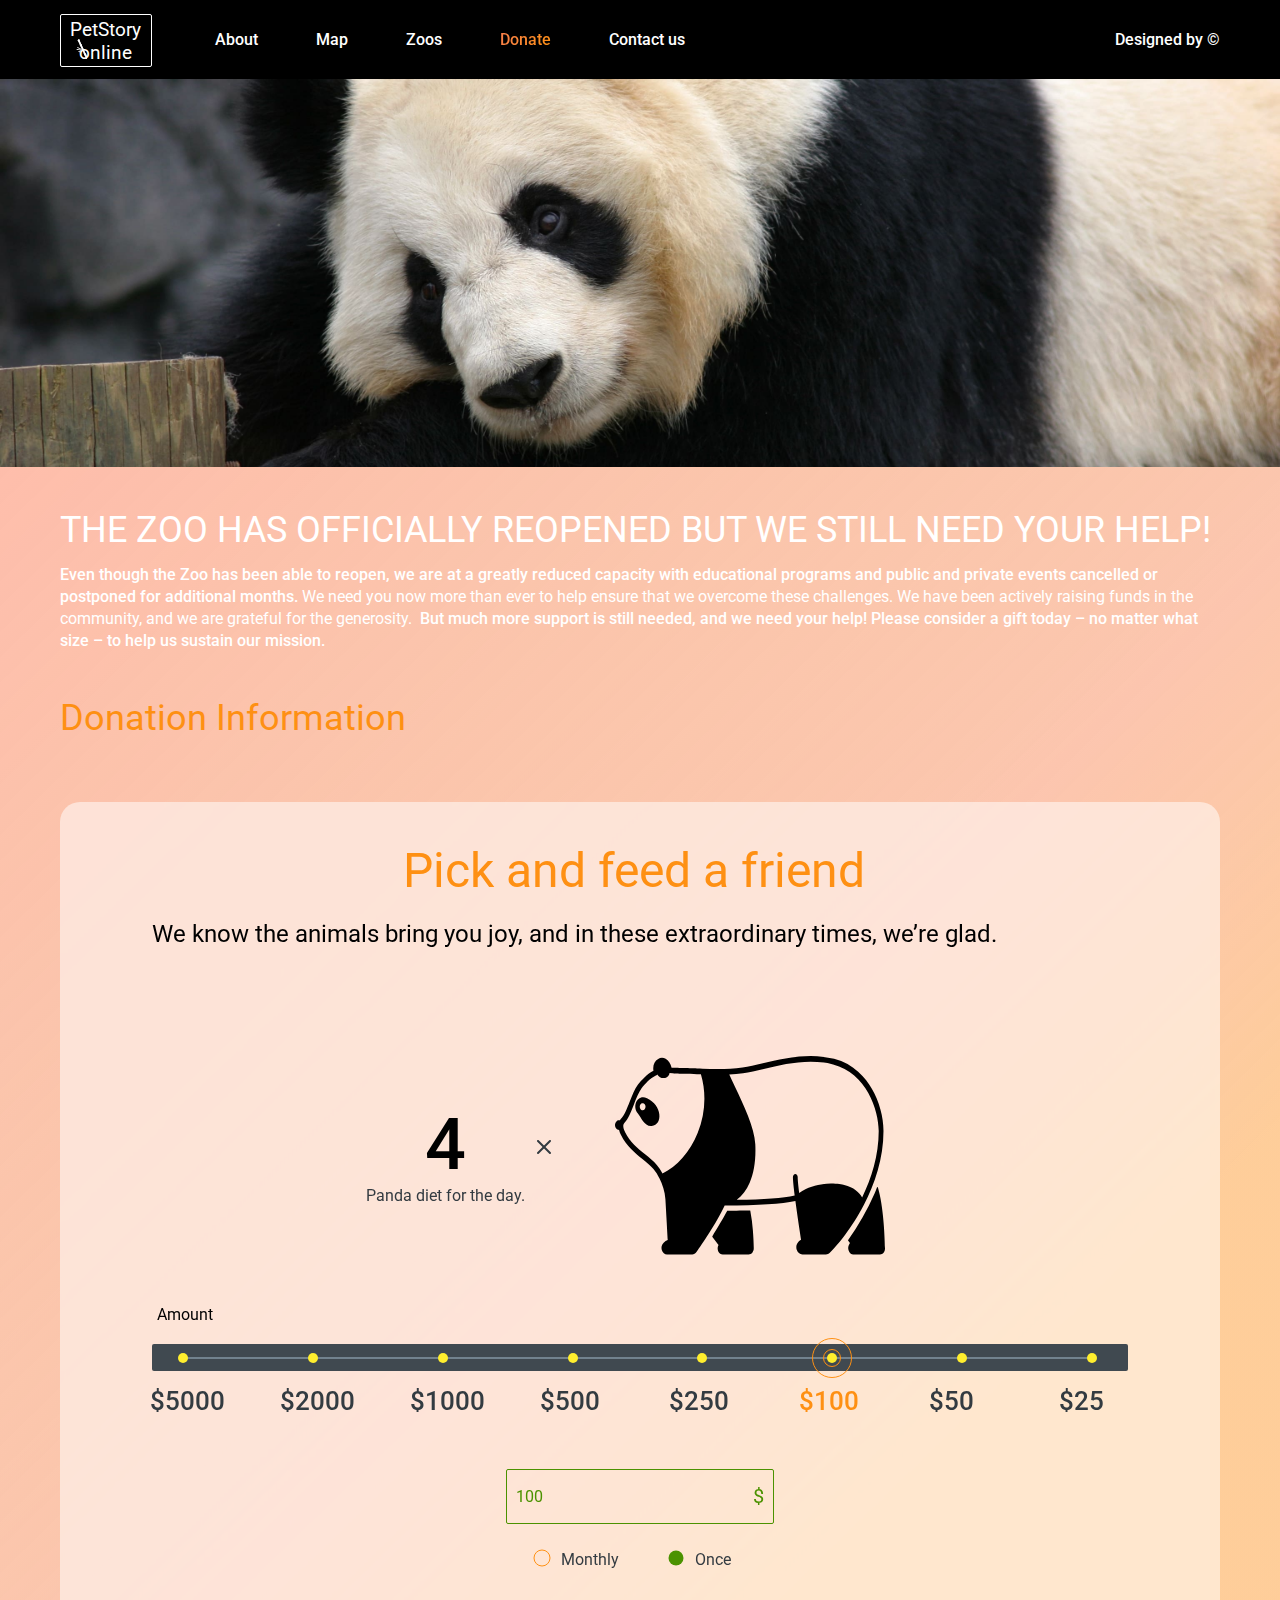
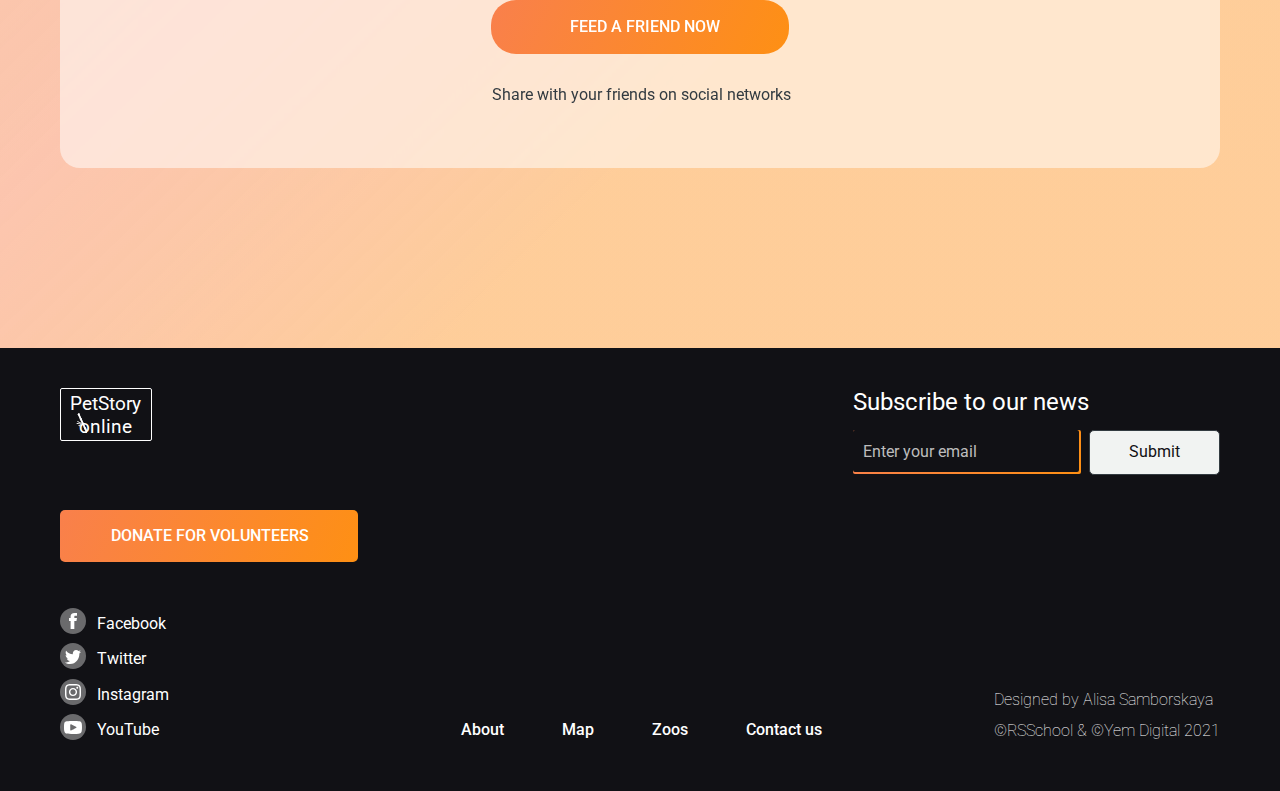
<file: pages/donate/index.html>
<!DOCTYPE html>
<html lang="en">
<head>
  <meta charset="UTF-8">
  <meta http-equiv="X-UA-Compatible" content="IE=edge">
  <meta name="viewport" content="width=device-width, initial-scale=1.0">
  <title>Donate</title>
  <link rel="stylesheet" href="../../assets/styles/normalize.css">
  <link rel="stylesheet" href="./style.css">
  <link href="https://fonts.googleapis.com/css2?family=Roboto:wght@100;300;400;500;700&display=swap" rel="stylesheet">
  <link rel="icon" href="../../assets/png/penguin_icon.png" type="image/png">
  <script src="./index.js" defer></script>
</head>
<body>
  <div class="black-background"></div>
  <div class="pop-up">
    <div class="logo-close-wrapper">
      <a href="https://rolling-scopes-school.github.io/shutikate-JSFE2022Q3/online-zoo/pages/main" class="logo">
        <div class="header__logo logo_burger">PetStory online</div>
      </a>
      <div class="close-icon"></div>
    </div>
    <ul class="navigation navigation_burger">
      <li class="navigation__item item_burger"><a href="https://rolling-scopes-school.github.io/shutikate-JSFE2022Q3/online-zoo/pages/main" class="navigation__link link_burger">About</a></li>
      <li class="navigation__item item_burger"><a href="#" class="navigation__link link_burger">Map</a></li>
      <li class="navigation__item item_burger"><a href="#" class="navigation__link link_burger">Zoos</a></li>
      <li class="navigation__item item_burger"><a href="../donate" class="navigation__link link_burger">Donate</a></li>
      <li class="navigation__item item_burger"><a href="#" class="navigation__link link_burger">Contact us</a></li>
      <li class="navigation__item item_burger"><a href="https://www.figma.com/file/jfEFwkXVj1WRq7sUHDr8os/PetStory-online" class="navigation__link link_burger">Designed by &copy;</a></li>
    </ul>
  </div>
  <header class="header">
    <div class="wrapper header__wrapper">
      <a href="https://rolling-scopes-school.github.io/shutikate-JSFE2022Q3/online-zoo/pages/main" class="logo">
        <h1 class="header__logo">PetStory online</h1>
      </a>
      <nav class="header__navigation">
        <div class="burger">
          <span class="burger__line"></span>
          <span class="burger__line"></span>
          <span class="burger__line"></span>
        </div>
        <ul class="navigation navigation_header">
          <li class="navigation__item"><a href="https://rolling-scopes-school.github.io/shutikate-JSFE2022Q3/online-zoo/pages/main" class="navigation__link">About</a></li>
          <li class="navigation__item"><a href="#" class="navigation__link">Map</a></li>
          <li class="navigation__item"><a href="#" class="navigation__link">Zoos</a></li>
          <li class="navigation__item"><a href="#" class="navigation__link navigation_active">Donate</a></li>
          <li class="navigation__item"><a href="#" class="navigation__link">Contact us</a></li>
        </ul>
        <ul class="navigation navigation_header">
          <li class="navigation__item navigation_designed"><a href="https://www.figma.com/file/jfEFwkXVj1WRq7sUHDr8os/PetStory-online" class="navigation__link">Designed by &copy;</a></li>
        </ul>
      </nav>
    </div>
  </header>
  <main>
    <section class="animal">
      <div class="wrapper"></div>
    </section>
    <section class="pick-and-feed">
      <div class="wrapper">
        <h3>THE ZOO HAS OFFICIALLY REOPENED BUT WE STILL NEED YOUR HELP!</h3>
        <p class="pick-and-feed__text">Even though the Zoo has been able to reopen, we are at a greatly reduced capacity with educational programs and public and private events cancelled or postponed for additional months. <span class="text-weight">We need you now more than ever to help ensure that we overcome these challenges. We have been actively raising funds in the community, and we are grateful for the generosity.</span>&nbsp; But much more support is still needed, and we need your help! Please consider a gift today – no matter what size – to help us sustain our mission.</p>
        <h3 class="orange_title">Donation Information</h3>
        <div class="donate">
          <h2 class="title">Pick and feed a friend</h2>
          <p class="donate__text">We know the animals bring you joy, and in these extraordinary times, we’re glad.</p>
          <div class="donate__scheme">
            <div class="scheme__number">
              <p class="number">4</p>
              <p class="text">Panda diet for the day.</p>
            </div>
            <div class="scheme__operator"></div>
            <div class="scheme__icon"></div>
          </div>
          <p class="amount">Amount</p>
          <div class="amount__slider">
            <div class="slider">
              <div class="amount__radio-wrapper">
                <input type="radio" name="debt-amount" id="1" value="5000" required class="amount__input">
                <label for="1" data-debt-amount="$5000" class="amount__point"><span class="amount__radio-circles"></span></label>
              </div>
              <div class="amount__radio-wrapper">
                <input type="radio" name="debt-amount" id="2" value="2000" required class="amount__input">
                <label for="2" data-debt-amount="$2000" class="amount__point"><span class="amount__radio-circles"></span></label>
              </div>
              <div class="amount__radio-wrapper">
                <input type="radio" name="debt-amount" id="3" value="1000" required class="amount__input">
                <label for="3" data-debt-amount="$1000" class="amount__point"><span class="amount__radio-circles"></span></label>
              </div>
              <div class="amount__radio-wrapper">
                <input type="radio" name="debt-amount" id="4" value="500" required class="amount__input">
                <label for="4" data-debt-amount="$500" class="amount__point"><span class="amount__radio-circles"></span></label>
              </div>
              <div class="amount__radio-wrapper">
                <input type="radio" name="debt-amount" id="5" value="250" required class="amount__input">
                <label for="5" data-debt-amount="$250" class="amount__point"><span class="amount__radio-circles"></span></label>
              </div>
              <div class="amount__radio-wrapper">
                <input type="radio" name="debt-amount" id="6" value="100" required class="amount__input" checked>
                <label for="6" data-debt-amount="$100" class="amount__point"><span class="amount__radio-circles"></span></label>
              </div>
              <div class="amount__radio-wrapper">
                <input type="radio" name="debt-amount" id="7" value="50" required class="amount__input">
                <label for="7" data-debt-amount="$50" class="amount__point"><span class="amount__radio-circles"></span></label>
              </div>
              <div class="amount__radio-wrapper">
                <input type="radio" name="debt-amount" id="8" value="25" required class="amount__input">
                <label for="8" data-debt-amount="$25" class="amount__point"><span class="amount__radio-circles"></span></label>
              </div>
            </div>
          </div>
          <form class="donate__another-amount">
            <div class="donate__sum">
              <input type="number" id="another_amount" name="another_amount"  step='1' maxLength="4" min="1" max="9999" placeholder="Another amount" class="another_amount" required>
              <span class="amount_prefix">$</span>
            </div>
            <div class="donate__period">
              <div class="period">
                <input type="radio" name="period" required class="period__input" id="monthly">
                <label for="monthly" class="period__text">Monthly</label>
              </div>
              <div class="period">
                <input type="radio" name="period" required class="period__input" id="once" checked>
                <label for="monthly" class="period__text">Once</label>
              </div>
            </div>
            <button class="donate__button round_button">Feed a friend now</button>
          </form>
          <p class="text text_networks">Share with your friends on social networks</p>
        </div>
      </div>
    </section>
    <footer class="footer">
      <div class="wrapper">
        <div class="footer__block-one">
          <a href="https://rolling-scopes-school.github.io/shutikate-JSFE2022Q3/online-zoo/pages/main" class="logo"><div class="footer__logo">PetStory online</div></a>
          <div class="footer__subscribe">
            <p class="subscribe__title">Subscribe to our news</p>
            <form>
              <input type="email" placeholder="Enter your email" class="subscribe__email" required>
              <div class="email_border"></div>
              <button class="subscribe__submit">Submit</button>
            </form>
          </div>
          <div class="footer__media-tablet">
            <a href="https://www.facebook.com/" class="media__link facebook"></a>
            <a href="https://twitter.com/" class="media__link twitter"></a>
            <a href="https://www.instagram.com/" class="media__link instagram"></a>
            <a href="https://www.youtube.com/" class="media__link youtube"></a>
          </div>
        </div>
        <div class="footer__button round_button" onclick="document.location='../donate'">donate for volunteers</div>
        <div class="footer__block-two">
          <div class="footer__media">
            <a href="https://www.facebook.com/" class="media__link facebook">Facebook</a>
            <a href="https://twitter.com/" class="media__link twitter">Twitter</a>
            <a href="https://www.instagram.com/" class="media__link instagram">Instagram</a>
            <a href="https://www.youtube.com/" class="media__link youtube">YouTube</a>
          </div>
          <nav class="footer__navigation">
            <ul class="navigation navigation_bottom">
              <li class="navigation__item"><a href="https://rolling-scopes-school.github.io/shutikate-JSFE2022Q3/online-zoo/pages/main" class="navigation__link">About</a></li>
              <li class="navigation__item"><a href=# class="navigation__link">Map</a></li>
              <li class="navigation__item"><a href=# class="navigation__link">Zoos</a></li>
              <li class="navigation__item"><a href=# class="navigation__link"s>Contact us</a></li>
            </ul>
          </nav>
          <div class="footer__information">
            <a href="https://www.figma.com/file/jfEFwkXVj1WRq7sUHDr8os/PetStory-online" class="information__text"><span>Designed by Alisa Samborskaya</span><br>&copy;RSSchool & &copy;Yem Digital 2021</a>
          </div>
        </div>
      </div>
    </footer>
  </main>
</body>
</html>
</file>
<file: pages/donate/style.css>
body {
  position: relative;
  font-family: 'Roboto', sans-serif;
  font-style: normal;
  font-weight: 400;
}

.wrapper {
  max-width: 1160px;
  margin: 0 auto;
}

.black-background {
  position: absolute;
  top: 0;
  left: 0;
  height: 100%;
  width: 100%;
  background-color: #000000;
  opacity: 0;
  z-index: -1;
  transition: all 0.5s ease;
}

.black-background-open {
  opacity: 0.6;
  z-index: 3;
}

.header {
  color: #ffffff;
  background-color: #000000;
  backdrop-filter: blur(2px);
}

.pop-up {
  width: 100%;
  display: none;
}

.header__wrapper {
  display: flex;
  align-items: center;
}

.header__logo,
.footer__logo {
  position: relative;
  padding: 2.5px 3.75px;
  margin: 14px 63px 12px 0;
  width: 82px;
  font-weight: 400;
  font-size: 19px;
  line-height: 23px;
  text-align: center;
  border: 1px solid #ffffff;
  border-radius: 2px;
  cursor: pointer;
}

.header__logo::before,
.footer__logo::before {
  content: "";
  position: absolute;
  top: 19px;
  left: 15px;
  width: 11px;
  height: 30px;
  background-image: url("../../assets/svg/bamboo.svg");
  background-size: 12px 30px;
}

.header__navigation {
  display: flex;
  justify-content: space-between;
  align-items: center;
  width: 100%;
}

.burger {
  display: none;
}

.navigation {
  display: flex;
  padding: 0;
}

.navigation__item {
  list-style: none;
  margin-right: 58px;
  font-weight: 500;
  font-size: 16px;
  line-height: 22px;
}

.navigation_designed {
  margin-right: 0;
}

.navigation__link:hover,
.navigation_active {
  background: linear-gradient(113.96deg, #F9804B 1.49%, #FE9013 101.44%);
  -webkit-background-clip: text;
  -webkit-text-fill-color: transparent;
  background-clip: text;
}

.navigation_active {
  cursor: auto;
}

.navigation__link {
  color: #ffffff;
  text-decoration: none;
}

.animal {
  background: url("../../assets/jpg/panda.jpg") no-repeat;
  background-size: cover;
  background-position: 0 -340px;
  height: 388px;
}

.pick-and-feed {
  padding: 40px 0 180px;
  background: linear-gradient(315.75deg, rgba(254, 210, 144, 0.7) 30.06%, #FEBDAB 100.95%, rgba(254, 210, 144, 0.7) 106.36%), linear-gradient(315.75deg, rgba(254, 189, 171, 0.74) 30.06%, rgba(243, 169, 248, 0.66) 50.74%, #E0D8F0 80.49%, #EAF7FE 127.9%, #EAF7FE 149.54%), linear-gradient(315.75deg, rgba(254, 189, 171, 0.74) 30.06%, rgba(243, 169, 248, 0.66) 50.74%, #E0D8F0 80.49%, #EAF7FE 127.9%, #EAF7FE 149.54%);
}

h3 {
  margin-bottom: 10px;
  font-style: normal;
  font-weight: 400;
  color: #FFFFFF;
  font-size: 36px;
  line-height: 47px;
}

.pick-and-feed__text {
  margin-bottom: 43px;
  font-style: normal;
  font-weight: 500;
  font-size: 16px;
  line-height: 22px;
  color: #FFFFFF;
}

.text-weight {
  font-weight: 400;
}

.orange_title {
  margin-bottom: 60px;
  color: #FE9013;
}

.donate {
  padding: 40px 92px 62px 92px;
  background: rgba(255, 255, 255, 0.52);
  backdrop-filter: blur(2px);
  border-radius: 20px;
}

.title {
  margin: 0 12px 20px 0;
  font-weight: 400;
  font-size: 48px;
  line-height: 58px;
  text-align: center;
  color: #FE9013;
}

.donate__text {
  margin-bottom: 60px;
  font-style: normal;
  font-weight: 400;
  font-size: 24px;
  line-height: 120%;
}

.donate__scheme {
  margin-bottom: 51px;
  display: flex;
  align-items: center;
  justify-content: center;
  margin-left: -15px;
}

.scheme__number {
  padding-top: 60px;
  margin-right: 12px;
}

.number {
  margin-bottom: 11px;
  font-style: normal;
  font-weight: 500;
  font-size: 72px;
  line-height: 58px;
  text-align: center;
  text-transform: uppercase;
  color: #000000;
}

.text {
  font-style: normal;
  font-weight: 400;
  font-size: 16px;
  line-height: 22px;
  text-align: center;
  color: #333B41;
}

.scheme__operator {
  margin: 30px 64px 0 0;
  width: 14px;
  height: 14px;
  background: url("../../assets/svg/x_icon.svg") no-repeat;
}

.scheme__icon {
  width: 284px;
  height: 246px;
  background: url("../../assets/svg/animals-widget.svg");
}

.amount {
  padding: 0 0 20px 5px;
}

.form {
  width: 90%;
	max-width: 976px;
}

.amount__slider {
  margin-bottom: 98px;
  width: 100%;
  height: 27px;
  background: #404950;
  border-radius: 2px;
}

.slider {
  display: flex;
	flex-direction: row;
  align-content: stretch;
  position: relative;
  height: 100%;
  user-select: none;
  width: 106.5%;
  margin-left: -3.5%;
}

.slider::before {
  content: " ";
  position: absolute;
  height: 2px;
  width: 87.5%;
  top: 14px;
  left: 50%;
  transform: translate(-50%, -50%);
  background: #72828E;
}

.amount__input {
  position: relative;
  box-sizing: border-box;
  flex: 1;
  user-select: none;
  cursor: pointer;
  z-index: 2;
  display: none;
}

.amount__point {
  display: flex;
  justify-content: center;
  align-items: center;
  position: relative;
  width: 60px;
  height: 60px;
  user-select: none;
  cursor: pointer;
}

.amount__point::before {
  content: attr(data-debt-amount);
  position: absolute;
  left: -5%;
  transform: translate(0, 43px);
  font-style: normal;
  font-weight: 500;
  font-size: 26px;
  line-height: 36px;
  text-transform: uppercase;
  color: #333B41;
  white-space: nowrap;
  transition: all 0.15s ease-in-out;
}

.amount__point::after {
  content: " ";
  position: absolute;
  left: 50%;
  top: 50%;
  transform: translate(-50%, -50%);
  width: 10px;
  height: 10px;
  background: #FFEE2E;
  border-radius: 50%;
  pointer-events: none;
  user-select: none;
  z-index: 1;
  cursor: pointer;
  transition: all 0.15s ease-in-out;
}

.amount__point:hover::after {
  transform: translate(-50%, -50%) scale(1.5);
}

.amount__radio-wrapper {
  display: flex;
  justify-content: center;
  align-items: center;
  width: 12.5%;
  height: 100%;
  user-select: none;
}

.amount__radio-circles {
  display: none;
  width: 38px;
  height: 38px;
  border: 1.7px solid #FE9013;
  border-radius: 50%;
  outline: 1.7px solid #FE9013;
  outline-offset: -12px;
}

.slider input:checked + label .amount__radio-circles {
  display: inline-block;
}

.slider input:checked + label::before {
  color: #FE9013;
}

.donate__another-amount {
  display: flex;
  flex-direction: column;
  align-items: center;
}

.donate__sum {
  position:relative;
  margin-bottom: 25px;
}

.another_amount{
  padding: 16px 0 15px 9px;
  box-sizing: border-box;
  border: none;
  background: none;
  border: 1px solid #929699;
  border-radius: 2px;
  width: 268px;
  font-style: normal;
  font-weight: 400;
  font-size: 16px;
  line-height: 22px;
  color: #929699;
}

.another_amount::-webkit-outer-spin-button,
.another_amount::-webkit-inner-spin-button {
  -webkit-appearance: none;
  margin: 0;
}

.another_amount[type=number] {
  -moz-appearance: textfield;
}

.another_amount:focus {
  outline: none;
}

.another_amount:focus {
  border: 1px solid #D31414;
  color: #D31414;
}

.another_amount:focus + .amount_prefix {
  color: #D31414;
}

.another_amount:valid {
  border: 1px solid #4B9200;
  color: #4B9200;
}

.another_amount:valid + .amount_prefix {
  color: #4B9200;
}

.amount_prefix {
  position: absolute;
  top: 16px;
  right: 10px;
  font-size: 20px;
  color: #929699;
}

.donate__period {
  margin-bottom: 29px;
  position: relative;
  display: flex;
  margin-right: 15px;
}

.period:first-child {
  margin-right: 50px;
}

.period__text {
  font-style: normal;
  font-weight: 400;
  font-size: 16px;
  line-height: 22px;
  color: #333B41;
}

.period__input,
.period__text {
  cursor: pointer;
}

.period__input {
  margin-right: 7px;
  position: relative;
  height: 15px;
  width: 15px;
  -webkit-appearance: none;
  -moz-appearance: none;
  appearance: none;
  outline: none;
}

.period__input::before {
  content: '';
  position: absolute;
  top: 50%;
  left: 50%;
  width: 15px;
  height: 15px;
  border-radius: 50%;
  transform: translate(-50%, -50%);
  background-color: transparent;
  border: 1px solid #FE9013;
}

.period__input:checked::after {
  content: '';
  position: absolute;
  top: 50%;
  left: 50%;
  width: 15px;
  height: 15px;
  border-radius: 50%;
  background-color: #4B9200;
  transform: translate(-50%, -50%);
  visibility: visible;
}

.period__input:checked::before {
  border: none;
}

.round_button {
  position: relative;
  padding: 16px 1px 16px 5px;
  width: 292px;
  font-style: normal;
  font-weight: 500;
  font-size: 16px;
  line-height: 22px;
  text-align: center;
  text-transform: uppercase;
  color: #ffffff;
  background: linear-gradient(113.96deg, #F9804B 1.49%, #FE9013 101.44%);
  border-radius: 25px;
  cursor: pointer;
  z-index: 1;
  border: none;
}

.round_button::before {
  position: absolute;
  content: "";
  top: 0;
  right: 0;
  bottom: 0;
  left: 0;
  background: #e47209;
  z-index: -1;
  transition: opacity 0.5s linear;
  opacity: 0;
  width: 100%;
  height: 100%;
  border-radius: 25px;
}

.round_button:hover::before {
  opacity: 1;
}

.round_button:hover {
  opacity: 1;
}

.round_button:active::before {
  background: #4b9200;
}

.round_button:disabled {
  background: #767474;
}

.donate__button {
  padding: 16px 0 16px 10px;
  margin-bottom: 30px;
  width: 298px;
}

.text_networks {
 margin-left: 2px;
}

.footer {
  color: #ffffff;
  padding: 40px 0 50px;
  background: #111115;
}

.footer__block-one {
  margin-bottom: 35px;
  display: flex;
  justify-content: space-between;
  align-items: flex-start;
}

.footer__logo {
  margin: 0;
}

.logo {
  text-decoration: none;
  color: #ffffff;
}

.subscribe__title {
  margin-bottom: 13px;
  font-weight: 400;
  font-size: 24px;
  line-height: 29px;
}

.footer form {
  position: relative;
}

.subscribe__email {
  position: relative;
  margin-right: 6px;
  padding: 11px 7px 10px 10px;
  width: 226px;
  height: 42px;
  background: #111115;
  border: none;
  box-sizing: border-box;
  border-radius: 2px;
  color: #ffffff;
  z-index: 1;
}

.email_border {
  position: absolute;
  top: -0.7px;
  left: -0.5px;
  width: 228px;
  height: 100%;
  border-radius: 2px;
  background: linear-gradient(113.96deg, #f9804b 1.49%, #fe9013 101.44%);
  z-index: 0;
}

.subscribe__email:focus ~ .email_border {
  background: transparent;
}

.subscribe__email:invalid:required:not(:focus) {
  border: none;
  color: #BDBDBD;
}

.subscribe__email:valid:not(:focus) ~ .email_border {
  background: transparent;
}

.subscribe__email:invalid {
  border: 1px solid #D31414;
  color: #D31414;
}

.subscribe__email:focus {
  outline: none;
}

.subscribe__email:valid {
  border: 1px solid #4B9200;
  color: #4B9200;
}

.subscribe__email:invalid:required:not(:focus) ~ .subscribe__submit {
  border: 1px solid #333B41;
  color: #111115;
}

.subscribe__email:invalid ~ .subscribe__submit {
  border: 1px solid #D31414;
  color: #D31414;
}

.subscribe__email:valid ~ .subscribe__submit {
  border: 1px solid #4B9200;
  color: #4B9200;
}

 ::placeholder {
  font-weight: 400;
  font-size: 16px;
  line-height: 22px;
  color: #BDBDBD;
}

.subscribe__submit {
  box-sizing: border-box;
  padding: 10px 39px;
  font-weight: 400;
  font-size: 16px;
  line-height: 140%;
  color: #111115;
  background: #F1F3F2;
  border: 1px solid #333B41;
  border-radius: 5px;
  cursor: pointer;
}

.subscribe__submit:hover {
  background: #cfd3d1;
  transition: all 0.3s;
}

.footer__media-tablet {
  display: none;
}

.footer__button {
  padding: 15px 2px 15px 4px;
  margin-bottom: 51px;
  border-radius: 5px;
}

.footer__button::before {
  border-radius: 5px;
}

.footer__block-two {
  display: flex;
  justify-content: space-between;
  align-items: flex-end;
}

.footer__media {
  display: flex;
  flex-direction: column;
  margin-right: 178px;
}

.media__link {
  margin: 0 0 13.5px 37px;
  position: relative;
  font-weight: 400;
  font-size: 16px;
  line-height: 22px;
  text-decoration: none;
  color: #ffffff;
}

.youtube {
  margin-bottom: 0;
}

.media__link:hover {
  color: #e47209;
  transition: all 0.5s;
}

.media__link:hover::before {
  background: #e47209;
  transition: all 0.3s;
}

.media__link:active {
  color: #4B9200;
}

.media__link:active::before {
  background: #4B9200;
}

.media__link::before {
  content: "";
  position: absolute;
  top: -5px;
  left: -37px;
  width: 26px;
  height: 26px;
  background: rgba(196, 196, 196, 0.5);
  border-radius: 50%;
}

.facebook::after {
  content: url("../../assets/svg/facebook.svg");
  position: absolute;
  top: 0;
  left: -28px;
  width: 8px;
  height: 16px;
}

.twitter::after {
  content: url("../../assets/svg/twitter.svg");
  position: absolute;
  top: 0;
  left: -32px;
  width: 16px;
  height: 14px;
}

.instagram::after {
  content: url("../../assets/svg/instagram.svg");
  position: absolute;
  top: 0;
  left: -32px;
  width: 16px;
  height: 16px;
}

.youtube::after {
  content: url("../../assets/svg/youtube.svg");
  position: absolute;
  top: -1px;
  left: -33px;
  width: 18px;
  height: 13px;
}

.footer__information {
  display: flex;
  flex-direction: column;
  font-style: normal;
  font-weight: 100;
  font-size: 16px;
  line-height: 21px;
}

.information__text {
  text-decoration: none;
  color: #ffffff;
}

.information__text:hover {
  color: #e47209;
  transition: all 0.3s;
}

.information__text:active {
  color: #4B9200;
}

.information__text span {
  line-height: 40px;
}

.navigation_bottom {
  margin: 0;
}

@media screen and (max-width: 1599px) {

  .animal {
    background-position: 0 -200px;
    transition: all 0.5s ease-out;
  }
}

@media screen and (max-width: 1440px) {

  .header,
  .pick-and-feed,
  .footer {
    padding-left: 30px;
    padding-right: 30px;
  }
}

@media screen and (max-width: 1001px) {

  .navigation__item {
    margin-right: 48px;
    transition: 0.5s ease-out;
  }

  .navigation_designed {
    margin-right: 0;
  }

  .animal {
    height: 390px;
    background-position: -170px -335px;
    background-size: 160%;
    transition: all 0.5s ease-out;
  }

  .pick-and-feed {
    padding-bottom: 30px;
  }

  h3 {
    max-width: 778px;
    margin-bottom: 30px;
  }

  .pick-and-feed__text {
    margin-bottom: 45px;
  }

  .orange_title {
    margin-bottom: 42px;
  }

  .donate {
    padding: 20px 44px 46px 47px;
  }

  .title {
    margin-bottom: 10px;
  }

  .amount__radio-wrapper:first-child {
    display: none;
  }

  .amount__slider {
    margin: 0 auto 97px;
    width: 95.4%;
    height: 25px;
    transition: 0.5s ease-out;
  }

  .slider {
    width: 112.5%;
    margin-left: -6.3%;
  }

  .slider::before {
    width: 86.5%;
    top: 12px;
  }

  .amount__radio-wrapper {
    width: 16%;
  }

  .amount__point::before {
    transform: translate(13px, 43px);
  }

  .amount {
    padding: 0 0 20px 18px;
  }

  .another_amount {
    padding: 16px 0px 15px 7px;
  }

  .donate__sum {
    margin-bottom: 27px;
  }

  .donate__period {
    margin-right: 20px;
  }

  .footer__media {
    margin-right: 167px;
  }

  .footer__subscribe {
    margin-right: 32px;
    transition: 0.5s ease-out;
  }
}

@media screen and (max-width: 980px) {

  .navigation_header .navigation__item {
    font-size: 14px;
    line-height: 20px;
  }

  .animal {
    background-position: -160px -185px;
    transition: all 0.5s ease;
  }

  .footer__media {
    margin-right: 35px;
  }
}

@media screen and (max-width: 769px) {

  .header,
  .footer {
    padding-left: 20px;
    padding-right: 20px;
  }

  .header__navigation {
    justify-content: start;
  }

  .pick-and-feed {
    padding: 30px 20px 46px;
  }

  .header__logo {
    margin: 2px 20px 2px 0;
    padding: 0;
    font-size: 12px;
    line-height: 15px;
    border: none;
    width: 47px;
    height: 29px;
  }

  .header__logo::before {
    top: 13px;
    left: 5px;
    width: 5.5px;
    height: 15.5px;
    background-size: 5.5px 15.5px;
  }

  .animal {
    height: 369px;
    background-size: 210%;
    background-position: -258px -245px;
    transition: all 0.5s ease;
  }

  h3 {
    margin-bottom: 20px;
    font-size: 24px;
    line-height: 29px;
    transition: 0.5s ease;
  }

  .orange_title {
    margin-bottom: 30px;
    font-size: 36px;
    line-height: 47px;
  }

  .pick-and-feed__text {
    margin-bottom: 30px;
    transition: 0.5s ease;
  }

  .donate {
    padding: 30px 27px 31px;
  }

  .title {
    margin: 0 0 20px;
    transition: 0.5s ease;
  }

  .donate__text {
    text-align: center;
    margin-bottom: 50px;
    transition: 0.5s ease;
  }

  .donate__scheme {
    margin: 0 0 41px -14px;
  }

}

@media screen and (max-width: 641px) {

  .header {
    padding: 0;
    width: 100%;
    position: fixed;
    z-index: 5;
  }

  .pop-up {
    position: fixed;
    left: 0;
    right: 0;
    padding: 10px 0 25px;
    display: block;
    background: #ffffff;
    flex-direction: column;
    transform: translateY(-350px);
    transition: all 0.5s ease;
    z-index: 6;
  }

  .pop-up-open {
    transform: translateY(0);
  }

  .navigation_burger {
    margin: 0;
    flex-direction: column;
    padding-left: 10px;
  }

  .item_burger {
    margin-bottom: 15px;
    font-weight: 400;
    font-size: 16px;
    line-height: 22px;
  }

  .link_burger {
    color: #333B41;
  }

  .logo-close-wrapper {
    display: flex;
    justify-content: space-between;
  }

  .logo_burger {
    margin-bottom: 30px;
    padding: 2px 3px;
    color: #FE9013;
    border: 0.8px solid #FE9013;
    border-radius: 2px;
  }

  .logo_burger::before {
    left: 8px;
    background-image: url("../../assets/svg/bamboo-burger.svg");
  }

  .close-icon {
    margin: 10px 20px 0 0;
    background: url("../../assets/svg/x-close.svg");
    background-size: 100%;
    width: 14px;
    height: 14px;
    cursor: pointer;
  }

  .header__wrapper {
    justify-content: space-between;
  }

  .header__logo {
    margin-left: 10px;
  }

  .header__navigation {
    width: auto;
  }

  .burger {
    margin-right: 20px;
    display: block;
    width: 18px;
    height: 10px;
    cursor: pointer;
  }

  .burger__line {
    margin-bottom: 2px;
    width: 100%;
    height: 2px;
    background: #FFFFFF;
    border-radius: 2px;
    display: block;
  }

  .navigation_header {
    display: none;
  }

  .donate {
    overflow: hidden;
  }

  .amount {
    margin-left: -17px;
    padding: 0 0 10px 0;
  }

  .amount__slider {
    height: 27px;
    margin: 0 0 98px -27px;
    width: 110%;
  }

  .amount__radio-wrapper {
    width: 19%;
  }

  .amount__radio-wrapper:nth-child(2),
  .amount__radio-wrapper:nth-child(3) {
    display: none;
  }

  .slider {
    width: 114.5%;
    margin-left: -4.5%;
  }

  .slider::before {
    width: 76%;
    top: 12px;
    transform: translate(-53%, -50%);
  }

  .amount__point::before {
    transform: translate(9px, 43px);
  }

  .another_amount {
    width: 180px;
    padding: 10px 0px 9px 6px;
  }

  .amount_prefix {
    top: 10px;
  }

  .donate__sum {
    margin-bottom: 31px;
  }

  .footer {
    position: relative;
    padding: 12px 20px;
  }

  .footer__subscribe {
    display: none;
  }

  .footer__block-one {
    margin-bottom: 32px;
  }

  .footer__media {
    display: none;
  }

  .footer__media-tablet {
    position: absolute;
    top: 15px;
    right: 9px;
    display: flex;
    flex-direction: column;
    justify-content: space-between;
    height: 140px;
  }

  .footer__button {
    margin-bottom: 58px;
  }

  .navigation__item {
    margin-right: 37px;
  }
}

@media screen and (max-width: 639px) {

  .footer {
    padding-left: 10px;
    padding-right: 10px;
  }

  .pick-and-feed {
    padding: 30px 10px 20px;
  }

  .orange_title {
    font-size: 24px;
    line-height: 29px;
  }

  .title {
    margin-bottom: 10px;
    font-size: 24px;
    line-height: 29px;
  }

  .donate {
    padding: 20px 0;
  }

  .donate__text {
    margin-bottom: 10px;
    font-size: 16px;
    line-height: 22px;
  }

  .donate__scheme {
    margin-bottom: 6px;
  }

  .scheme__icon {
    width: 160px;
    height: 139px;
    background: url('../../assets/svg/panda_widget-mobile.svg') no-repeat;
  }

  .scheme__number {
    padding-top: 33px;
    margin-left: 13px;
    margin-right: 6px;
  }

  .number {
    margin-bottom: 7px;
    font-size: 40px;
    line-height: 32px;
  }

  .text {
    width: 90px;
    font-size: 9px;
    line-height: 13px;
  }

  .scheme__operator {
    margin: 23px 30px 0 0;
    background: url('../../assets/svg/x_icon-mobile.svg') no-repeat;
  }

  .amount {
    margin-left: 0;
  }

  .amount__slider {
    height: 15px;
    margin: 0 auto 98px;
    width: 100%;
  }

  .slider::before {
    top: 8px;
  }

  .donate__sum {
    margin-bottom: 25px;
  }

  .donate__period {
    margin-bottom: 27px;
  }

  .text_networks {
    margin: 0;
    width: 301px;
    font-size: 16px;
    line-height: 22px;
  }

  .footer__logo {
    padding: 0;
    width: 100%;
    border: none;
  }

  .footer {
    padding: 20px 10px;
  }

  .footer__logo::before {
    top: -7px;
    left: 72px;
  }

  .footer__media-tablet {
    flex-direction: row;
    width: 205px;
    top: 77px;
    left: 62px;
  }

  .footer__block-one {
    margin-bottom: 86px;
  }

  .footer .logo {
    margin: 0 auto;
  }

  .footer__button {
    margin-bottom: 20px;
  }

  .footer__block-two {
    flex-direction: column-reverse;
  }

  .footer__information {
    margin-bottom: 30px;
    font-size: 15px;
    line-height: 18px;
  }

  .footer__navigation {
    margin: 0 auto;
  }

  .navigation__item {
    margin-right: 30px;
  }

  .navigation__item:last-child {
    margin-right: 0;
  }
}

@media screen and (max-width: 541px) {

  .animal {
    background-position: -137px -145px;
  }

  .amount__slider {
    margin-bottom: 48px;
  }

  .amount__point::after {
    width: 5px;
    height: 5px;
  }

  .amount__radio-circles {
    width: 10px;
    height: 10px;
    outline-offset: 3.5px;
    border: 1px solid #FE9013;
    outline: 1px solid #FE9013;
  }

  .amount__point::before {
    font-size: 13px;
    line-height: 18px;
    transform: translate(21px, 22px);
    transition: 0.5s ease-out;
  }
}

@media screen and (max-width: 391px) {

  .animal {
    height: 220px;
  }
}

@media screen and (max-width: 321px) {

  .header__logo {
    margin-left: 10px;
  }

  .burger {
    margin-right: 10px;
  }

  .animal {
    background-size: 230%;
    background-position: -137px -121px;
  }

  .information__text span {
    line-height: 43px;
  }
}
</file>
